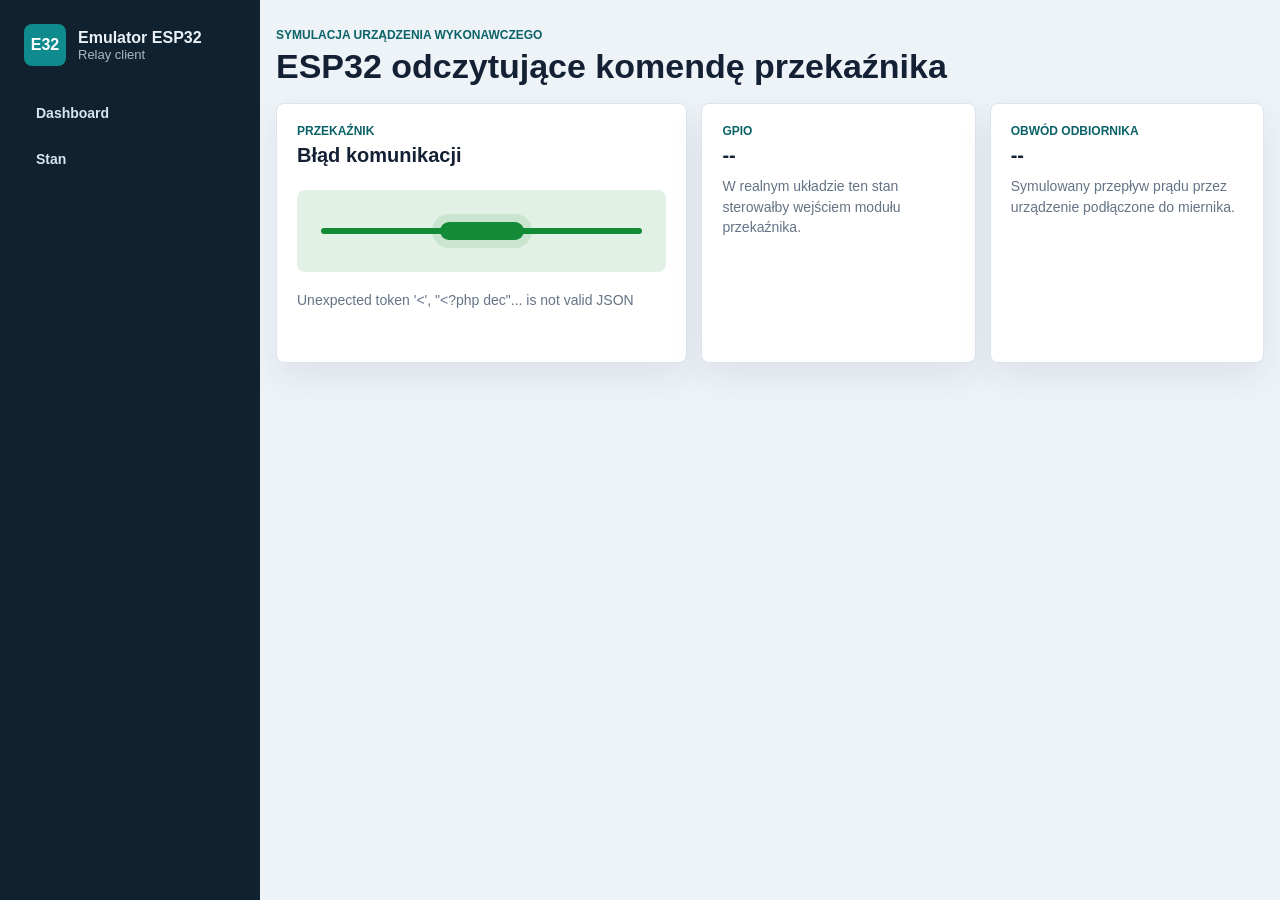
<file: esp32-emulator.html>
<!doctype html>
<html lang="pl">
<head>
    <meta charset="utf-8">
    <meta name="viewport" content="width=device-width, initial-scale=1">
    <title>Emulator ESP32</title>
    <link rel="stylesheet" href="assets/css/styles.css">
</head>
<body>
    <div class="app-frame">
        <aside class="sidebar">
            <div class="brand">
                <span class="brand-mark">E32</span>
                <div>
                    <strong>Emulator ESP32</strong>
                    <small>Relay client</small>
                </div>
            </div>

            <nav class="nav-list" aria-label="Nawigacja emulatora">
                <a href="index.html">Dashboard</a>
                <a href="#state">Stan</a>
            </nav>
        </aside>

        <main class="content">
            <header class="topbar" id="state">
                <div>
                    <p class="eyebrow">Symulacja urządzenia wykonawczego</p>
                    <h1>ESP32 odczytujące komendę przekaźnika</h1>
                </div>
            </header>

            <section class="emulator-grid">
                <article class="panel emulator-card">
                    <p class="eyebrow">Przekaźnik</p>
                    <h2 id="emulatorRelayState">Sprawdzanie stanu</h2>
                    <div class="relay-visual" id="relayVisual">
                        <span></span>
                    </div>
                    <p class="panel-note" id="emulatorDescription">
                        Emulator odpytuje API i czeka na komendę z dashboardu.
                    </p>
                </article>

                <article class="panel">
                    <p class="eyebrow">GPIO</p>
                    <h2 id="gpioState">--</h2>
                    <p class="panel-note">
                        W realnym układzie ten stan sterowałby wejściem modułu przekaźnika.
                    </p>
                </article>

                <article class="panel">
                    <p class="eyebrow">Obwód odbiornika</p>
                    <h2 id="loadState">--</h2>
                    <p class="panel-note" id="loadDescription">
                        Symulowany przepływ prądu przez urządzenie podłączone do miernika.
                    </p>
                </article>
            </section>
        </main>
    </div>

    <script src="assets/js/emulator.js"></script>
</body>
</html>
</file>
<file: assets/css/styles.css>
:root {
    color-scheme: light;
    --bg: #eef3f8;
    --sidebar: #10212f;
    --sidebar-soft: #183247;
    --surface: #ffffff;
    --surface-muted: #f3f6fa;
    --text: #142033;
    --muted: #657386;
    --line: #dbe3ee;
    --accent: #0f8b8d;
    --accent-strong: #0b6368;
    --danger: #b42318;
    --ok: #138a36;
    --warning: #b45309;
    --shadow: 0 14px 34px rgba(20, 32, 51, 0.08);
}

* {
    box-sizing: border-box;
}

html {
    scroll-behavior: smooth;
}

body {
    margin: 0;
    min-height: 100vh;
    font-family: Arial, Helvetica, sans-serif;
    color: var(--text);
    background: var(--bg);
}

.app-frame {
    display: grid;
    grid-template-columns: 260px minmax(0, 1fr);
    min-height: 100vh;
}

.sidebar {
    position: sticky;
    top: 0;
    display: flex;
    flex-direction: column;
    gap: 28px;
    height: 100vh;
    padding: 24px;
    background: var(--sidebar);
    color: #eaf2f8;
}

.brand {
    display: flex;
    align-items: center;
    gap: 12px;
}

.brand-mark {
    display: inline-grid;
    place-items: center;
    width: 42px;
    height: 42px;
    border-radius: 8px;
    background: var(--accent);
    color: #ffffff;
    font-weight: 800;
}

.brand strong,
.brand small {
    display: block;
}

.brand small {
    color: #a8bac9;
    font-size: 13px;
}

.nav-list {
    display: grid;
    gap: 8px;
}

.nav-list a {
    padding: 11px 12px;
    border-radius: 8px;
    color: #d8e5ef;
    font-size: 14px;
    font-weight: 700;
    text-decoration: none;
}

.nav-list a:hover {
    background: var(--sidebar-soft);
}

.content {
    width: min(1280px, calc(100% - 32px));
    margin: 0 auto;
    padding: 28px 0;
}

.topbar,
.panel-heading {
    display: flex;
    align-items: center;
    justify-content: space-between;
    gap: 20px;
}

.topbar {
    margin-bottom: 18px;
}

.eyebrow {
    margin: 0 0 6px;
    color: var(--accent-strong);
    font-size: 12px;
    font-weight: 800;
    letter-spacing: 0;
    text-transform: uppercase;
}

h1,
h2 {
    margin: 0;
    line-height: 1.1;
}

h1 {
    font-size: 34px;
}

h2 {
    font-size: 20px;
}

.summary-grid,
.metrics-grid {
    display: grid;
    grid-template-columns: repeat(4, minmax(0, 1fr));
    gap: 14px;
    margin-bottom: 14px;
}

.control-panel {
    display: flex;
    align-items: center;
    justify-content: space-between;
    gap: 20px;
    margin-bottom: 14px;
}

.panel-note {
    max-width: 720px;
    margin: 10px 0 0;
    color: var(--muted);
    font-size: 14px;
    line-height: 1.45;
}

.relay-control {
    display: grid;
    justify-items: end;
    gap: 8px;
    min-width: 250px;
}

.relay-state {
    color: var(--ok);
    font-size: 18px;
    font-weight: 800;
}

.relay-state.off {
    color: var(--danger);
}

.relay-control small {
    color: var(--muted);
    font-size: 13px;
}

.control-button {
    min-height: 42px;
    padding: 10px 14px;
    border: 0;
    border-radius: 8px;
    background: var(--danger);
    color: #ffffff;
    font: inherit;
    font-weight: 800;
    cursor: pointer;
}

.control-button.restore {
    background: var(--ok);
}

.control-button:disabled {
    cursor: wait;
    opacity: 0.7;
}

.emulator-grid {
    display: grid;
    grid-template-columns: 1.2fr 0.8fr 0.8fr;
    gap: 14px;
    margin-bottom: 14px;
}

.emulator-card {
    min-height: 260px;
}

.relay-visual {
    position: relative;
    display: flex;
    align-items: center;
    justify-content: center;
    width: 100%;
    height: 82px;
    margin: 24px 0 18px;
    border-radius: 8px;
    background: rgba(19, 138, 54, 0.12);
}

.relay-visual::before {
    position: absolute;
    left: 24px;
    right: 24px;
    top: 38px;
    height: 6px;
    border-radius: 999px;
    background: var(--ok);
    content: "";
}

.relay-visual span {
    position: relative;
    z-index: 1;
    min-width: 84px;
    padding: 9px 14px;
    border-radius: 999px;
    background: var(--ok);
    color: #ffffff;
    font-size: 14px;
    font-weight: 800;
    text-align: center;
    box-shadow: 0 0 0 8px rgba(19, 138, 54, 0.12);
}

.relay-visual.off {
    background: rgba(180, 35, 24, 0.10);
}

.relay-visual.off::before,
.relay-visual.off span {
    background: var(--danger);
}

.relay-visual.off span {
    box-shadow: 0 0 0 10px rgba(180, 35, 24, 0.10);
}

.summary-card,
.metric-card,
.panel {
    border: 1px solid var(--line);
    border-radius: 8px;
    background: var(--surface);
    box-shadow: var(--shadow);
}

.summary-card {
    min-height: 122px;
    padding: 17px;
}

.summary-card span,
.metric-label {
    display: block;
    color: var(--muted);
    font-size: 14px;
}

.summary-card strong {
    display: block;
    margin: 13px 0 6px;
    font-size: 27px;
    line-height: 1;
}

.summary-card small,
.metric-card small,
.daily-summary {
    color: var(--muted);
    font-size: 13px;
}

.controls-panel {
    display: flex;
    align-items: center;
    justify-content: space-between;
    gap: 20px;
    margin-bottom: 14px;
}

.parameter-controls {
    display: flex;
    flex-wrap: wrap;
    justify-content: flex-end;
    gap: 10px;
}

.parameter-toggle {
    display: inline-flex;
    align-items: center;
    gap: 8px;
    min-height: 38px;
    padding: 8px 12px;
    border: 1px solid var(--line);
    border-radius: 8px;
    background: var(--surface-muted);
    color: var(--text);
    font-size: 14px;
    font-weight: 700;
    cursor: pointer;
}

.parameter-toggle input {
    width: 16px;
    height: 16px;
    accent-color: var(--accent);
}

.metric-card {
    min-height: 126px;
    padding: 17px;
}

.metric-card strong {
    display: inline-block;
    margin-top: 18px;
    font-size: 34px;
    line-height: 1;
}

.metric-card small {
    margin-left: 6px;
    font-weight: 700;
}

.work-grid {
    display: grid;
    grid-template-columns: 1fr;
    gap: 14px;
    margin-bottom: 14px;
}

.analytics-grid {
    display: grid;
    grid-template-columns: minmax(0, 1.35fr) minmax(340px, 0.85fr);
    gap: 14px;
    margin-bottom: 14px;
}

.panel {
    padding: 20px;
}

.panel-heading {
    margin-bottom: 16px;
}

#lastUpdate {
    color: var(--muted);
    font-size: 14px;
    white-space: nowrap;
}

.chart-box {
    position: relative;
    height: 350px;
}

.chart-panel .chart-box {
    height: 420px;
}

.compact-chart {
    height: 300px;
}

.daily-heading {
    align-items: flex-start;
}

.daily-controls {
    display: flex;
    flex-wrap: wrap;
    justify-content: flex-end;
    gap: 12px;
}

.daily-controls label {
    display: grid;
    gap: 6px;
    min-width: 210px;
    color: var(--muted);
    font-size: 13px;
    font-weight: 700;
}

.daily-controls select {
    min-height: 38px;
    padding: 8px 10px;
    border: 1px solid var(--line);
    border-radius: 8px;
    background: var(--surface);
    color: var(--text);
    font: inherit;
}

.export-button {
    align-self: end;
    display: inline-flex;
    align-items: center;
    gap: 8px;
    min-height: 38px;
    padding: 8px 12px;
    border: 0;
    border-radius: 8px;
    background: var(--accent);
    color: #ffffff;
    font: inherit;
    font-weight: 800;
    cursor: pointer;
}

.export-button::before {
    display: inline-grid;
    place-items: center;
    min-width: 34px;
    height: 22px;
    border-radius: 6px;
    background: rgba(255, 255, 255, 0.18);
    color: #ffffff;
    font-size: 11px;
    content: "CSV";
}

.export-button:hover {
    background: var(--accent-strong);
}

.daily-summary {
    min-height: 20px;
    margin: 0 0 14px;
}

.table-scroll {
    overflow-x: auto;
}

.data-table {
    width: 100%;
    min-width: 860px;
    border-collapse: collapse;
    font-size: 14px;
}

.data-table th,
.data-table td {
    padding: 12px 13px;
    border-bottom: 1px solid var(--line);
    text-align: left;
    vertical-align: top;
}

.data-table th {
    color: var(--muted);
    font-size: 12px;
    text-transform: uppercase;
}

.data-table tr:last-child td {
    border-bottom: 0;
}

@media (max-width: 1080px) {
    .app-frame {
        grid-template-columns: 1fr;
    }

    .sidebar {
        position: static;
        height: auto;
    }

    .nav-list {
        grid-template-columns: repeat(3, minmax(0, 1fr));
    }

    .summary-grid,
    .metrics-grid,
    .work-grid,
    .analytics-grid,
    .emulator-grid {
        grid-template-columns: 1fr 1fr;
    }

    .chart-panel,
    .daily-panel,
    .records-panel {
        grid-column: 1 / -1;
    }
}

@media (max-width: 700px) {
    .content {
        width: min(100% - 20px, 1280px);
        padding: 18px 0;
    }

    .topbar,
    .panel-heading,
    .control-panel,
    .controls-panel,
    .daily-heading {
        align-items: flex-start;
        flex-direction: column;
    }

    .parameter-controls,
    .daily-controls {
        justify-content: flex-start;
        width: 100%;
    }

    .relay-control {
        justify-items: start;
        width: 100%;
    }

    .export-button {
        justify-content: center;
        width: 100%;
    }

    .nav-list,
    .summary-grid,
    .metrics-grid,
    .work-grid,
    .analytics-grid,
    .emulator-grid {
        grid-template-columns: 1fr;
    }

    h1 {
        font-size: 28px;
    }

    .chart-box {
        height: 300px;
    }
}
</file>
